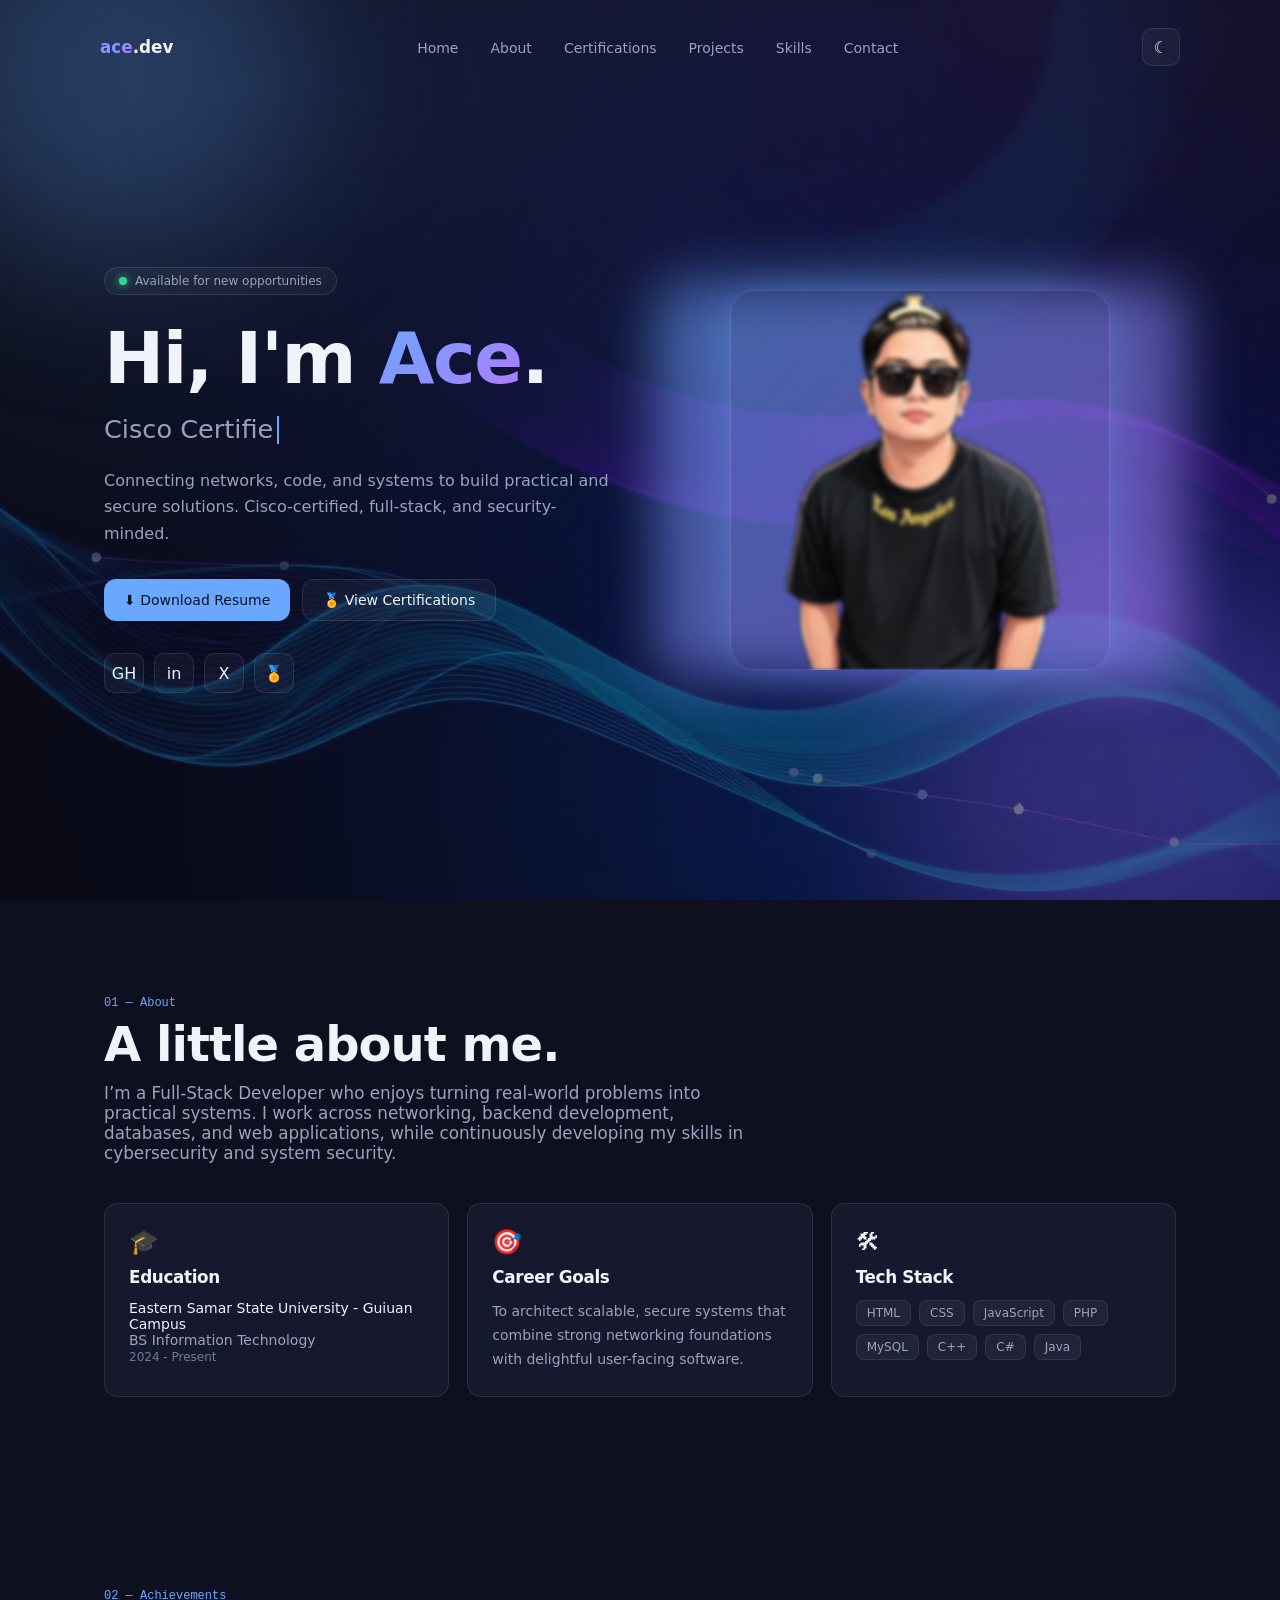
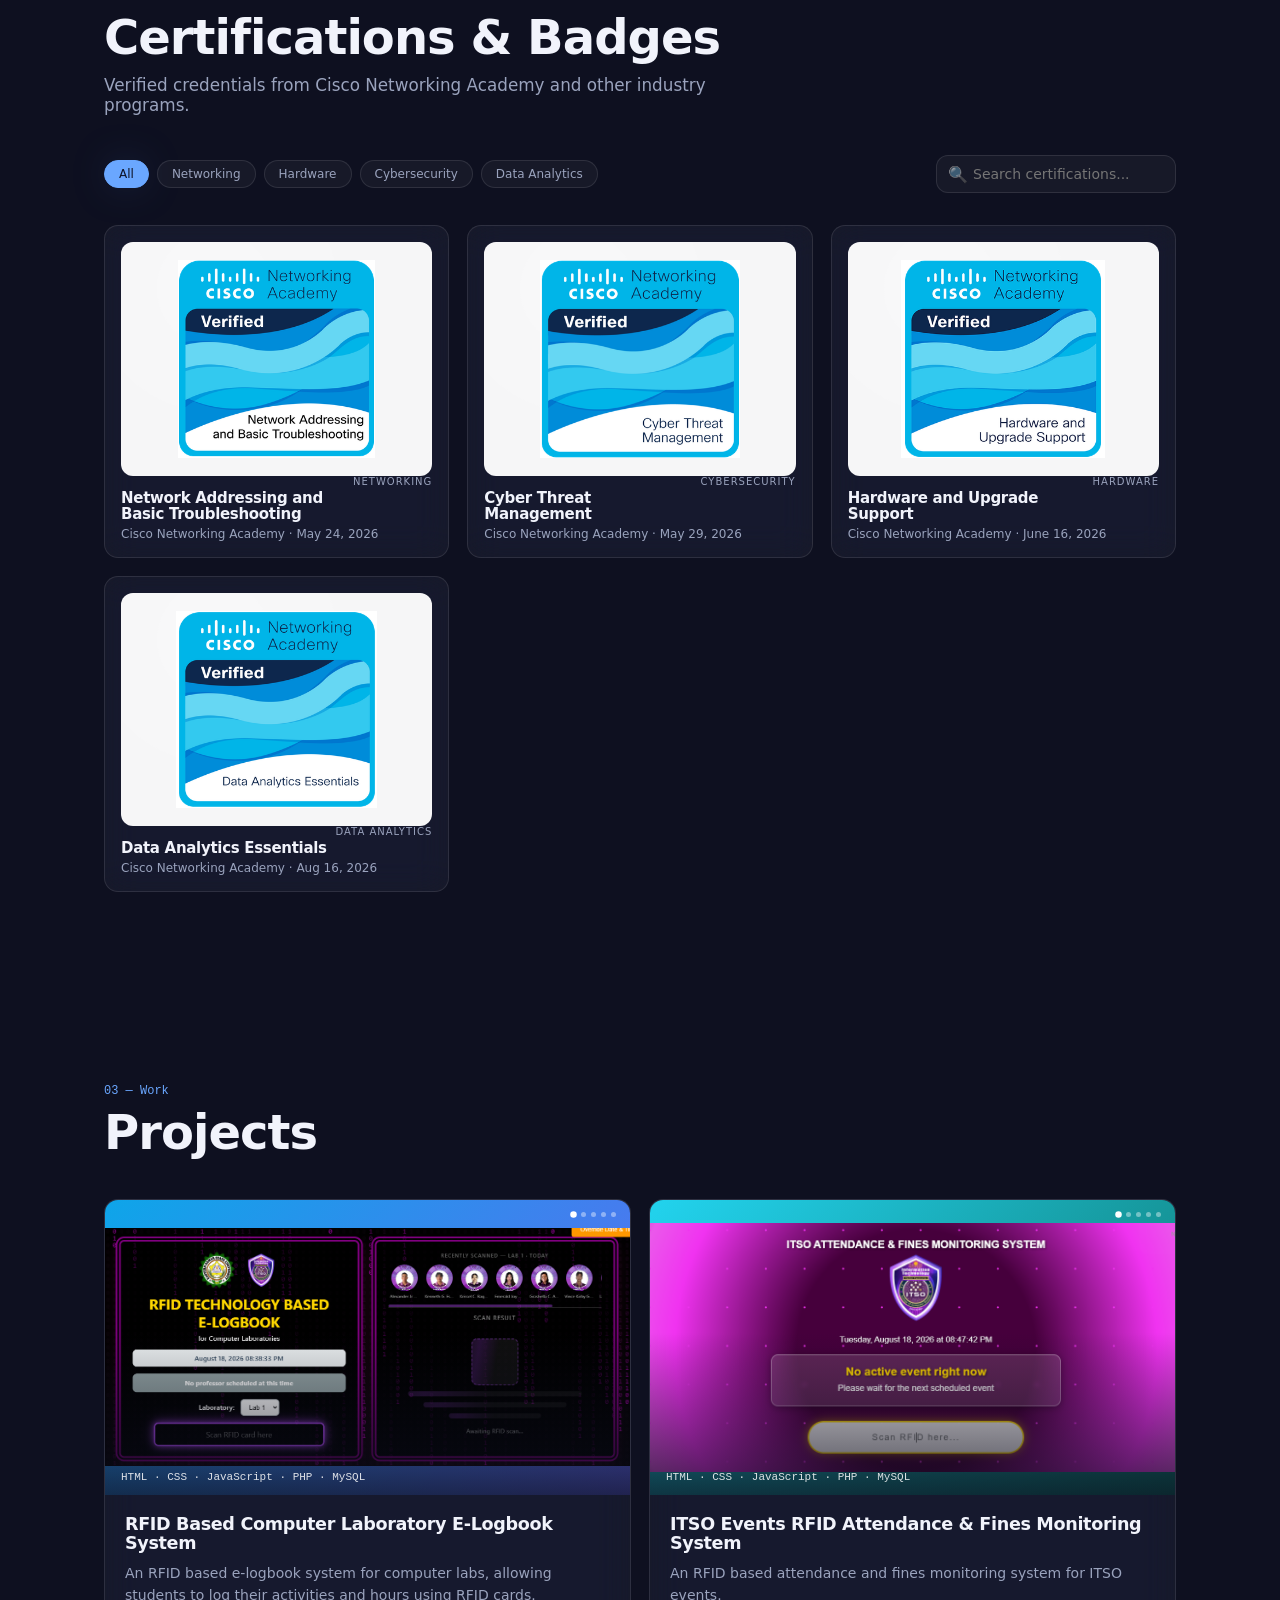
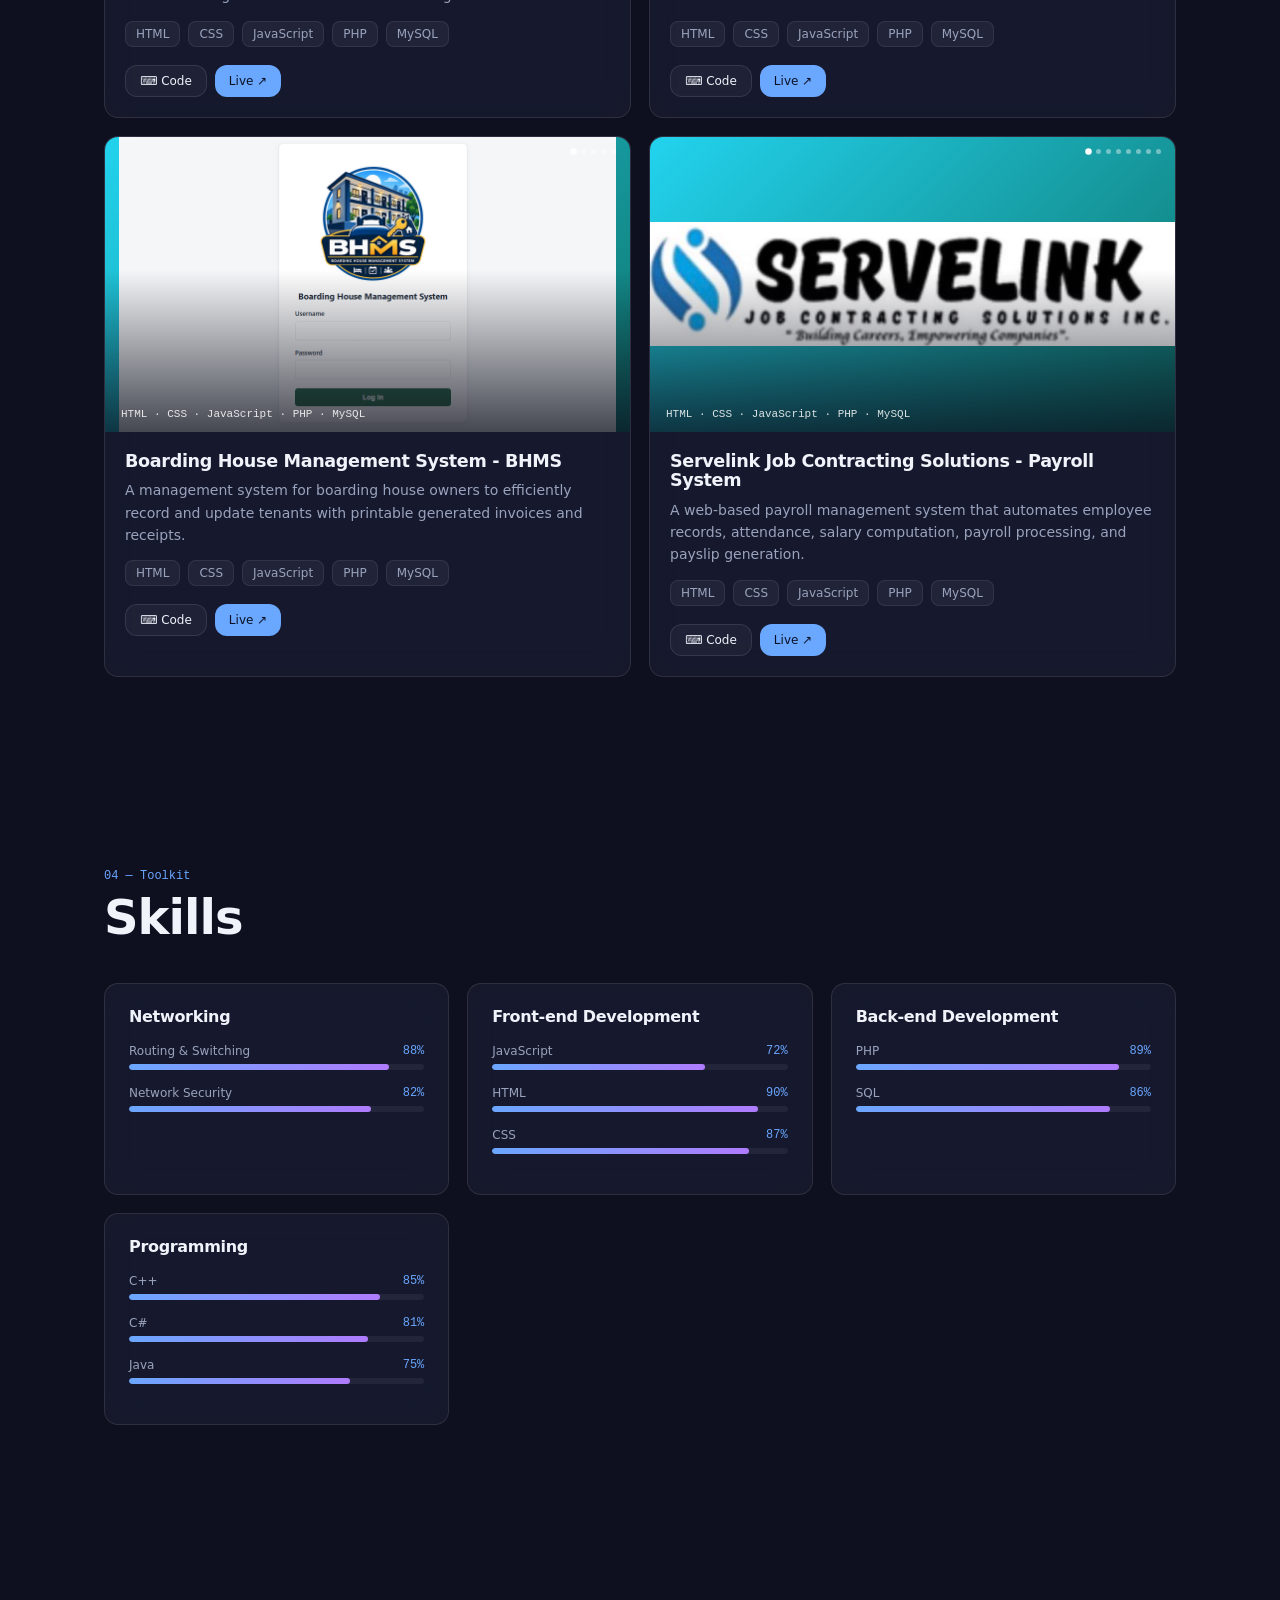
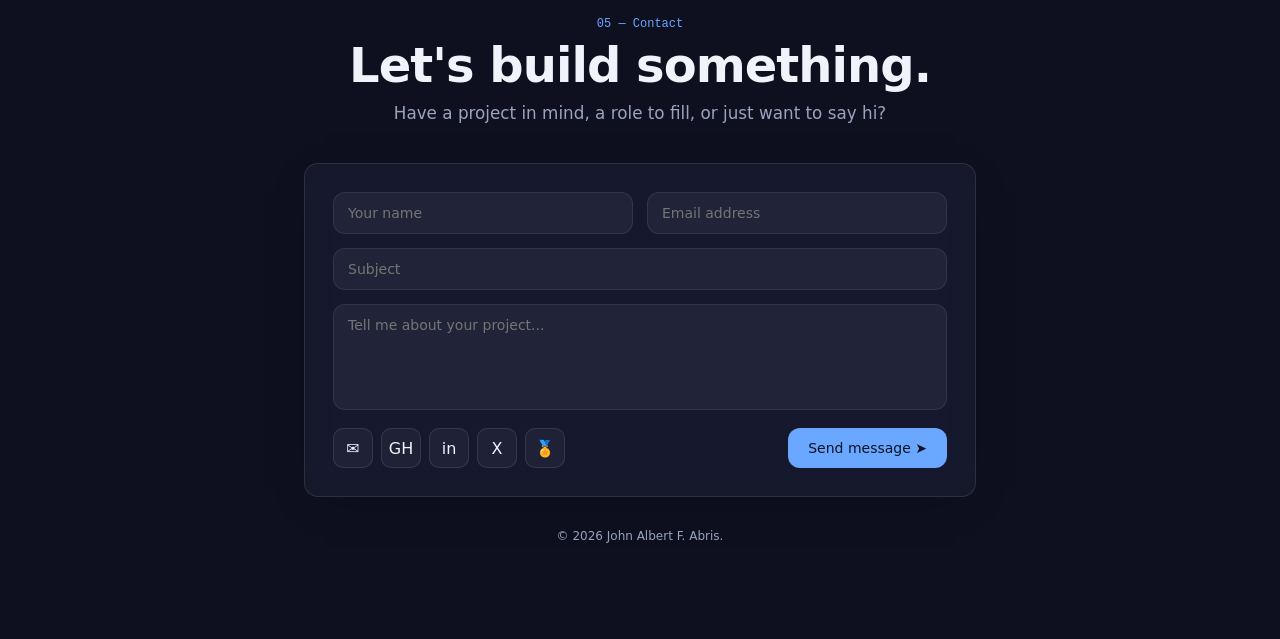
<file: index.html>
<!DOCTYPE html>
<html lang="en">
<head>
  <meta charset="UTF-8" />
  <meta name="viewport" content="width=device-width, initial-scale=1.0" />
  <title>John Albert F. Abris — Redirecting...</title>
  <link rel="canonical" href="https://aceabris.github.io/portfolio/ace.html" />
  <meta http-equiv="refresh" content="0; url=https://aceabris.github.io/portfolio/ace.html" />
  <script>
    window.location.replace("https://aceabris.github.io/portfolio/ace.html");
  </script>
  <style>
    body {
      margin: 0; height: 100vh;
      display: flex; align-items: center; justify-content: center;
      background: #0e1020; color: #f1f3fb;
      font-family: system-ui, sans-serif;
    }
    a { color: #6aa7ff; }
  </style>
</head>
<body>
  <p>Redirecting to <a href="https://aceabris.github.io/portfolio/ace.html">the portfolio</a>...</p>
</body>
</html>
</file>
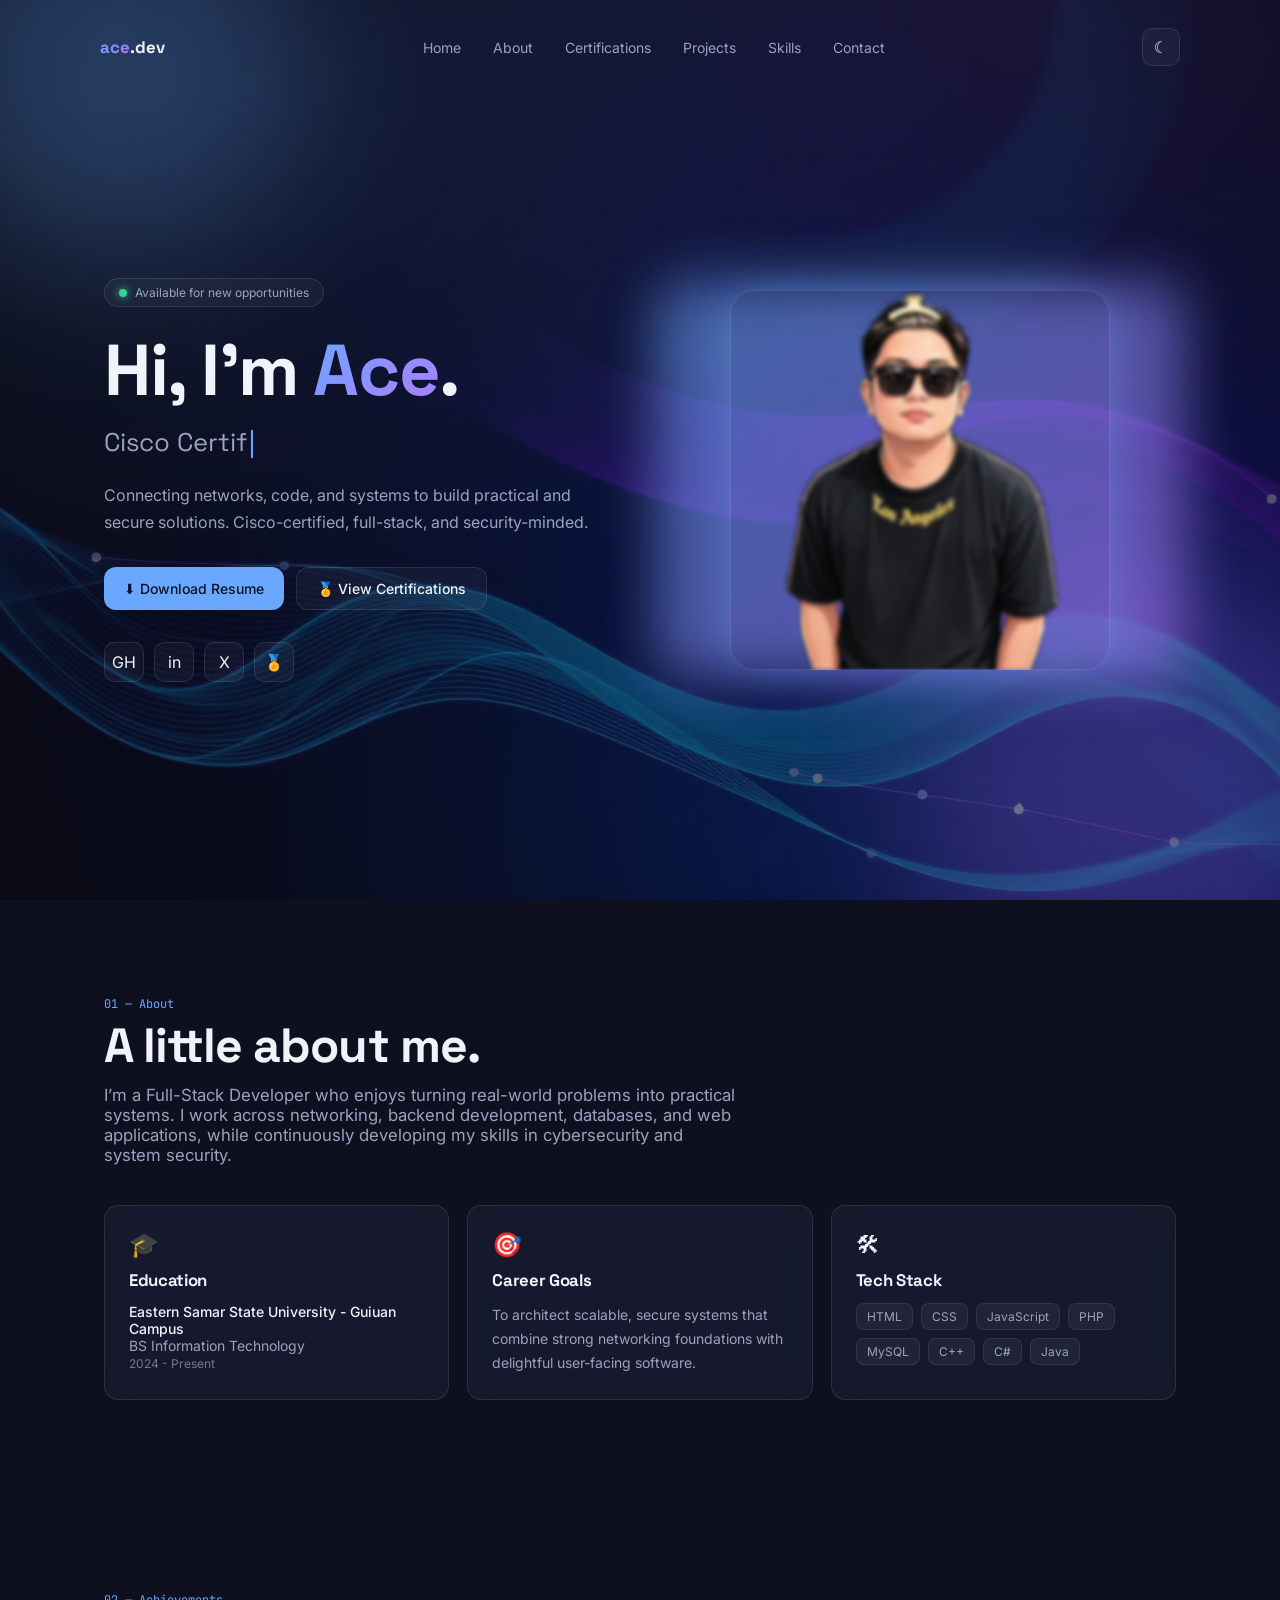
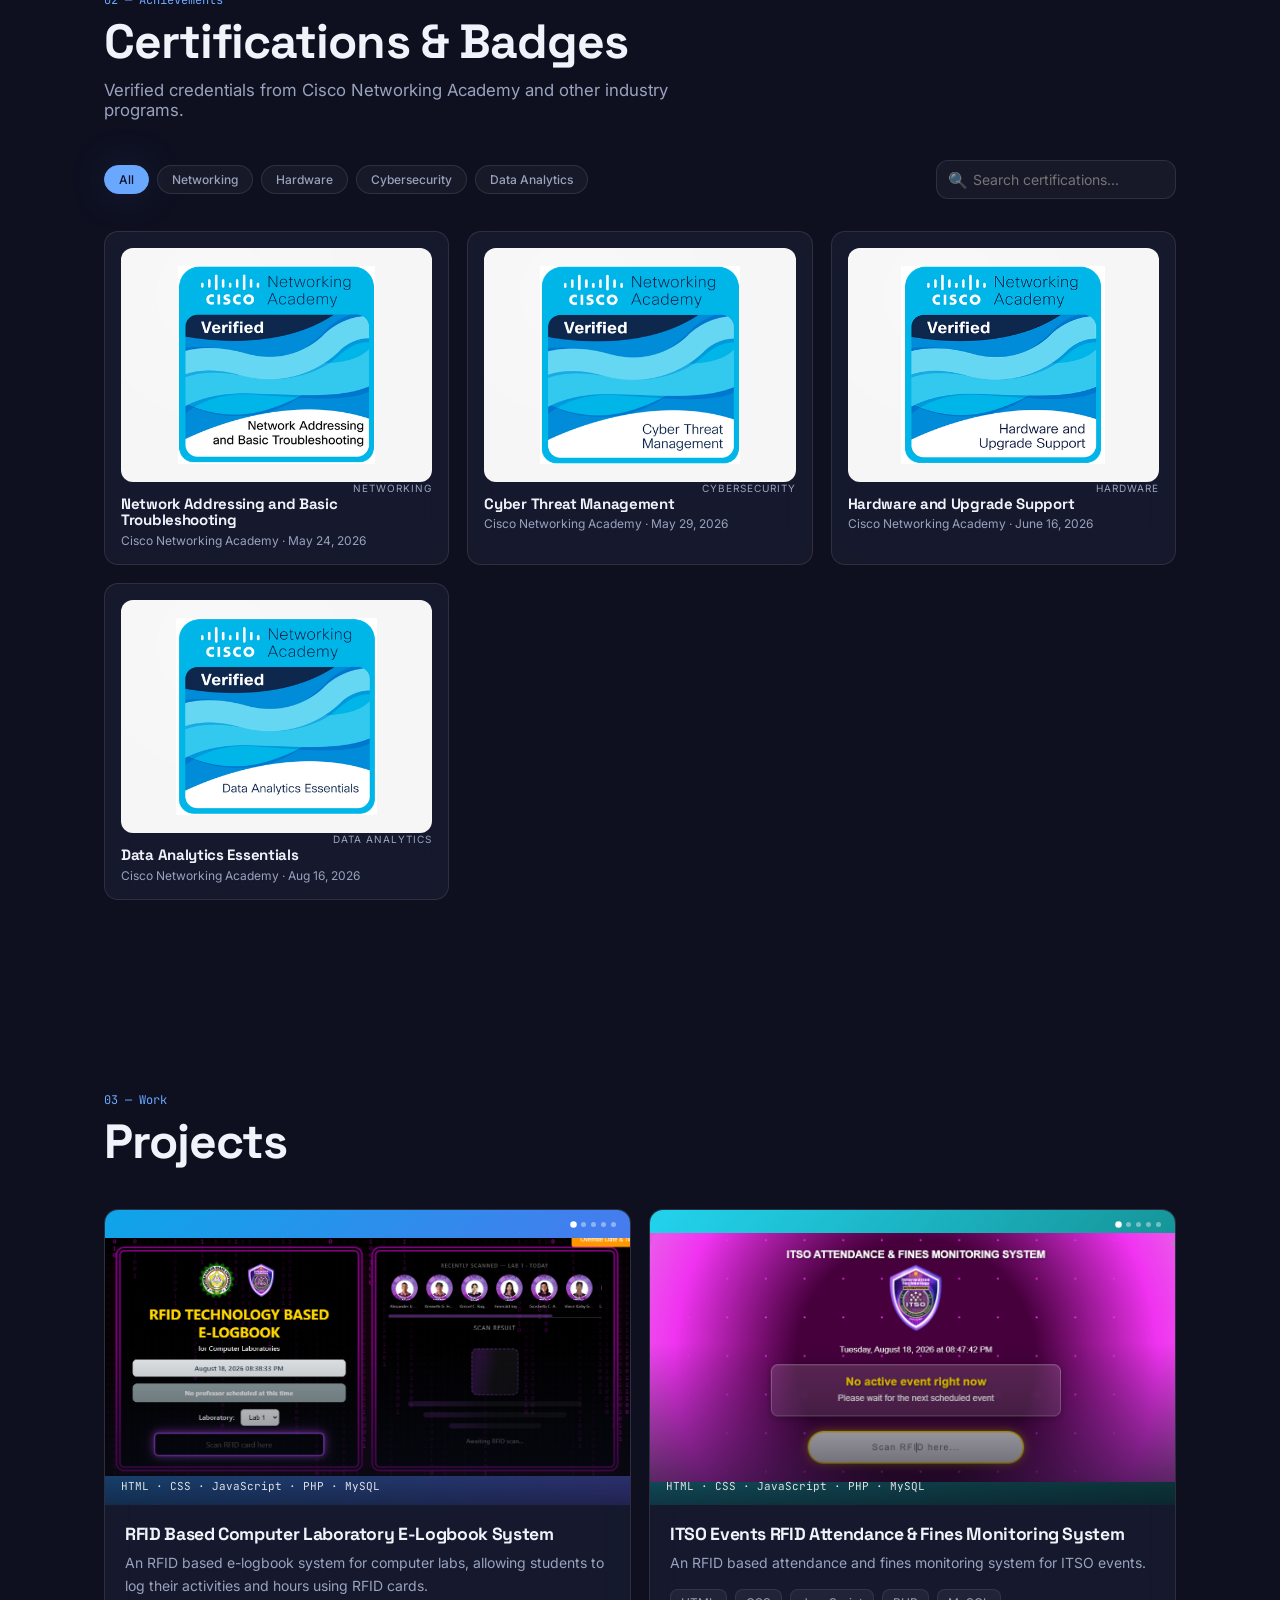
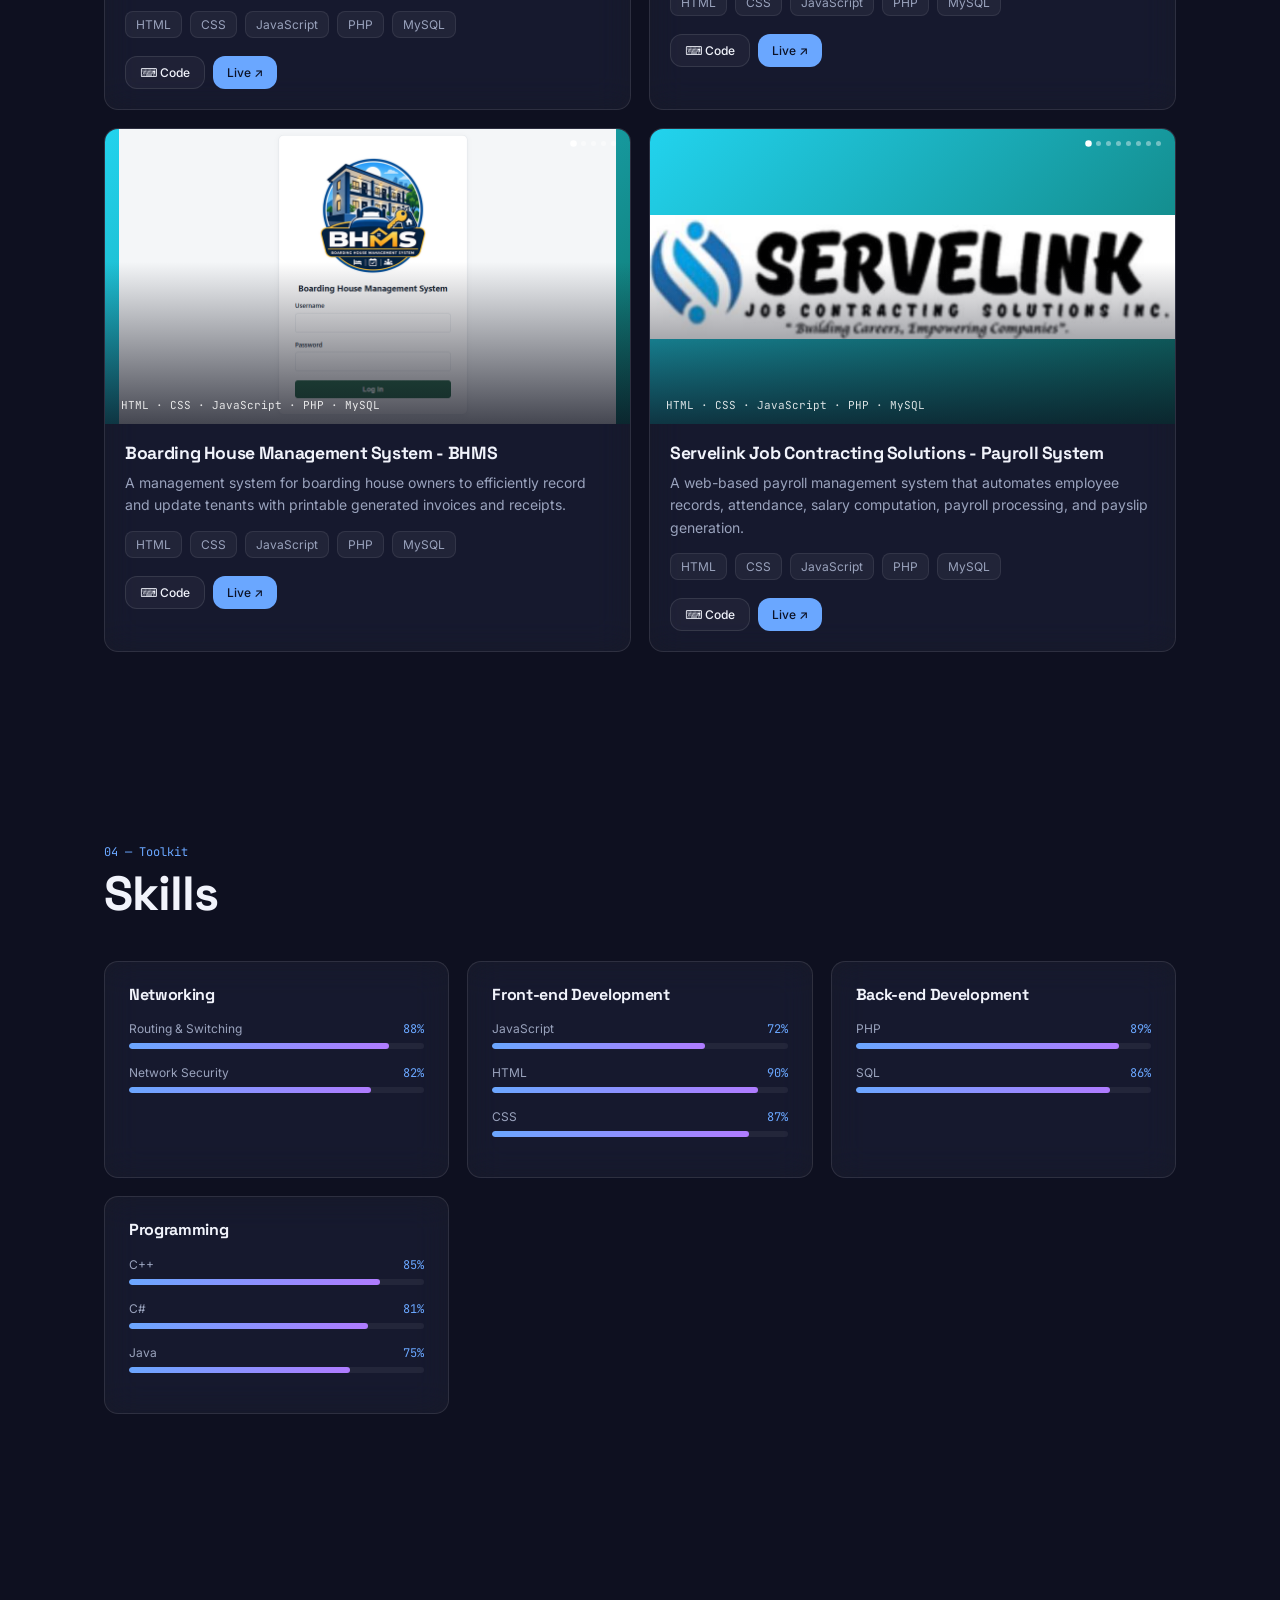
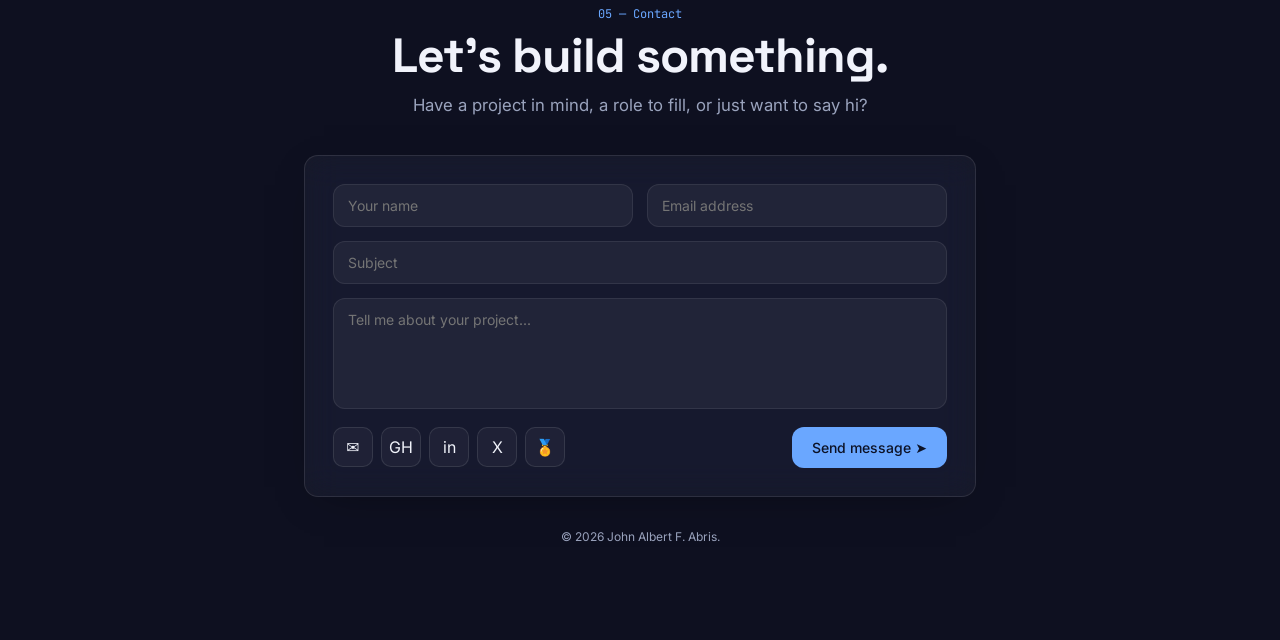
<file: ace.html>
<!DOCTYPE html>
<html lang="en">
<head>
  <meta charset="UTF-8" />
  <meta name="viewport" content="width=device-width, initial-scale=1.0" />
  <title>John Albert F. Abris — Developer & Cisco-Certified Cybersecurity Enthusiast</title>
  <meta name="description" content="Premium portfolio showcasing Cisco Networking Academy badges, certifications, projects, and technical achievements." />

  <!-- Fonts -->
  <link rel="preconnect" href="https://fonts.googleapis.com" />
  <link rel="preconnect" href="https://fonts.gstatic.com" crossorigin />
  <link href="https://fonts.googleapis.com/css2?family=Space+Grotesk:wght@500;600;700&family=Inter:wght@400;500;600&family=JetBrains+Mono:wght@400;500&display=swap" rel="stylesheet" />

  <!-- Libraries -->
  <link href="https://unpkg.com/aos@2.3.4/dist/aos.css" rel="stylesheet" />

  <link rel="stylesheet" href="css/styles.css" />

  <style>
    footer {
      text-align: center;
    }
  </style>
</head>
<body>
  <!-- Loader -->
  <div id="loader" class="loader">
    <div class="loader-ring"></div>
    <p class="loader-text">Loading</p>
  </div>

  <!-- Navbar -->
  <header id="navbar" class="navbar">
    <div class="nav-inner">
      <a href="#home" class="brand"><span class="text-gradient">ace</span>.dev</a>
      <nav>
        <ul class="nav-links" id="nav-links">
          <li><a href="#home">Home</a></li>
          <li><a href="#about">About</a></li>
          <li><a href="#certs">Certifications</a></li>
          <li><a href="#projects">Projects</a></li>
          <li><a href="#skills">Skills</a></li>
          <li><a href="#contact">Contact</a></li>
        </ul>
      </nav>
      <div class="nav-actions">
        <button id="theme-toggle" class="icon-btn" aria-label="Toggle theme">☾</button>
        <button id="menu-toggle" class="icon-btn menu-toggle" aria-label="Menu">☰</button>
      </div>
    </div>
  </header>

  <main>
    <!-- HERO -->
    <section id="home" class="hero">
      <div class="hero-bg"></div>
      <div class="blob blob-1"></div>
      <div class="blob blob-2"></div>

      <div class="container hero-grid">
        <div data-aos="fade-up">
          <span class="pill"><span class="dot"></span> Available for new opportunities</span>
          <h1 class="hero-title">Hi, I'm <span class="text-gradient">Ace</span>.</h1>
          <p class="hero-typed"><span id="typed"></span><span class="caret"></span></p>
          <p class="hero-tag" id="hero-tag"></p>

          <div class="hero-ctas">
            <a id="resume-btn" class="btn btn-primary" href="#" download>⬇ Download Resume</a>
            <a class="btn btn-glass" href="#certs">🏅 View Certifications</a>
          </div>

          <div class="hero-socials" id="hero-socials"></div>
        </div>

        <div class="profile-wrap" data-aos="fade-left">
          <div class="profile-glow"></div>
          <div class="profile-card no-select" data-protected>
            <div class="profile-img" id="profile-img"></div>
            <div class="profile-ring"></div>
          </div>
        </div>
      </div>
    </section>

    <!-- ABOUT -->
    <section id="about" class="section">
      <div class="container">
        <div data-aos="fade-up" class="section-head">
          <p class="eyebrow">01 — About</p>
          <h2>A little about me.</h2>
          <p class="lead" id="about-intro"></p>
        </div>

        <div class="grid-3">
          <div class="glass card" data-aos="fade-up">
            <div class="card-icon">🎓</div>
            <h3>Education</h3>
            <ul id="education-list" class="education"></ul>
          </div>
          <div class="glass card" data-aos="fade-up" data-aos-delay="100">
            <div class="card-icon">🎯</div>
            <h3>Career Goals</h3>
            <p class="muted small" id="goals"></p>
          </div>
          <div class="glass card" data-aos="fade-up" data-aos-delay="200">
            <div class="card-icon">🛠</div>
            <h3>Tech Stack</h3>
            <div id="stack" class="chips"></div>
          </div>
        </div>
      </div>
    </section>

    <!-- CERTIFICATIONS -->
    <section id="certs" class="section">
      <div class="container">
        <div data-aos="fade-up" class="section-head">
          <p class="eyebrow">02 — Achievements</p>
          <h2>Certifications &amp; Badges</h2>
          <p class="lead">Verified credentials from Cisco Networking Academy and other industry programs.</p>
        </div>

        <div class="cert-controls" data-aos="fade-up">
          <div id="cert-filters" class="filters"></div>
          <div class="search-wrap">
            <span class="search-icon">🔍</span>
            <input id="cert-search" type="text" placeholder="Search certifications..." />
          </div>
        </div>

        <div id="cert-grid" class="grid-3 cert-grid"></div>
      </div>
    </section>

    <!-- PROJECTS -->
    <section id="projects" class="section">
      <div class="container">
        <div data-aos="fade-up" class="section-head">
          <p class="eyebrow">03 — Work</p>
          <h2>Projects</h2>
        </div>
        <div id="project-grid" class="grid-2"></div>
      </div>
    </section>

    <!-- SKILLS -->
    <section id="skills" class="section">
      <div class="container">
        <div data-aos="fade-up" class="section-head">
          <p class="eyebrow">04 — Toolkit</p>
          <h2>Skills</h2>
        </div>
        <div id="skill-grid" class="grid-3"></div>
      </div>
    </section>

    <!-- CONTACT -->
    <section id="contact" class="section">
      <div class="container narrow">
        <div data-aos="fade-up" class="section-head center">
          <p class="eyebrow">05 — Contact</p>
          <h2>Let's build something.</h2>
          <p class="lead">Have a project in mind, a role to fill, or just want to say hi?</p>
        </div>

        <form id="contact-form" class="glass form" data-aos="fade-up">
          <div class="row-2">
            <input required name="name" placeholder="Your name" />
            <input required type="email" name="email" placeholder="Email address" />
          </div>
          <input name="subject" placeholder="Subject" />
          <textarea required rows="5" name="message" placeholder="Tell me about your project..."></textarea>
          <div class="form-actions">
            <div id="contact-socials" class="socials"></div>
            <button class="btn btn-primary" type="submit" id="submit-btn">Send message ➤</button>
          </div>
        </form>
        <p class="copyright" id="copyright"></p>
      </div>
    </section>
  </main>

  <!-- Lightbox modal -->
  <div id="modal" class="modal" hidden>
    <div class="modal-card glass" id="modal-card"></div>
  </div>

  <!-- Libraries -->
  <script src="https://unpkg.com/aos@2.3.4/dist/aos.js"></script>

  <!-- Data + app -->
  <script src="data/portfolio.js"></script>
  <script src="js/protection.js"></script>
  <script src="js/typed.js"></script>
  <script src="js/app.js"></script>

  <footer>
    </footer>
</body>
</html>
</file>
<file: css/styles.css>
/* =========================================================
   Design tokens
   ========================================================= */
:root {
  --bg: #0e1020;
  --fg: #f1f3fb;
  --muted: #9aa3bd;
  --card: #171a30;
  --border: rgba(255,255,255,0.08);
  --glass-bg: rgba(255,255,255,0.04);
  --glass-border: rgba(255,255,255,0.10);
  --primary: #6aa7ff;
  --primary-fg: #0c1226;
  --accent: #b07bff;
  --gradient: linear-gradient(135deg, #6aa7ff, #b07bff);
  --shadow-glow: 0 0 40px -10px rgba(106,167,255,0.55);
  --shadow-card: 0 10px 40px -20px rgba(0,0,0,0.5);
  --radius: 14px;
  --font-display: "Space Grotesk", system-ui, sans-serif;
  --font-body: "Inter", system-ui, sans-serif;
  --font-mono: "JetBrains Mono", ui-monospace, monospace;
}

html.light {
  --bg: #f6f7fb;
  --fg: #161a2c;
  --muted: #5a6178;
  --card: #ffffff;
  --border: rgba(20,25,45,0.10);
  --glass-bg: rgba(255,255,255,0.6);
  --glass-border: rgba(20,25,45,0.10);
  --primary-fg: #ffffff;
}

/* =========================================================
   Base
   ========================================================= */
* { box-sizing: border-box; margin: 0; padding: 0; }
html { scroll-behavior: smooth; }
body {
  font-family: var(--font-body);
  color: var(--fg);
  background: var(--bg);
  background-image:
    radial-gradient(at 20% 10%, rgba(106,167,255,0.18), transparent 50%),
    radial-gradient(at 80% 0%, rgba(176,123,255,0.15), transparent 50%),
    radial-gradient(at 60% 90%, rgba(0,200,255,0.10), transparent 55%);
  background-attachment: fixed;
  -webkit-font-smoothing: antialiased;
  overflow-x: hidden;
}
h1, h2, h3, h4 { font-family: var(--font-display); letter-spacing: -0.02em; line-height: 1.1; }
a { color: inherit; text-decoration: none; }
button { font-family: inherit; cursor: pointer; border: none; background: none; color: inherit; }
img { max-width: 100%; display: block; }

.container { max-width: 1120px; margin: 0 auto; padding: 0 24px; }
.container.narrow { max-width: 720px; }
.section { padding: 96px 0; }
.section-head { margin-bottom: 40px; }
.section-head.center { text-align: center; }
.section-head h2 { font-size: clamp(2rem, 4vw, 3rem); font-weight: 700; }
.eyebrow { font-family: var(--font-mono); font-size: 12px; color: var(--primary); margin-bottom: 8px; }
.lead { color: var(--muted); margin-top: 12px; font-size: 1.05rem; max-width: 640px; }
.section-head.center .lead { margin-left: auto; margin-right: auto; }
.muted { color: var(--muted); }
.small { font-size: 14px; line-height: 1.7; }

.text-gradient {
  background: var(--gradient);
  -webkit-background-clip: text; background-clip: text; color: transparent;
}

.glass {
  background: var(--glass-bg);
  backdrop-filter: blur(16px) saturate(140%);
  -webkit-backdrop-filter: blur(16px) saturate(140%);
  border: 1px solid var(--glass-border);
  border-radius: var(--radius);
}

.no-select { user-select: none; -webkit-user-select: none; -webkit-touch-callout: none; }

/* =========================================================
   Loader
   ========================================================= */
.loader {
  position: fixed; inset: 0; z-index: 100;
  display: grid; place-items: center;
  background: var(--bg);
  transition: opacity .5s ease, visibility .5s;
}
.loader.hidden { opacity: 0; visibility: hidden; }
.loader-ring {
  width: 56px; height: 56px; border-radius: 50%;
  border: 3px solid rgba(255,255,255,0.15);
  border-top-color: var(--primary);
  animation: spin .9s linear infinite;
}
.loader-text {
  margin-top: 14px; font-family: var(--font-mono); font-size: 11px;
  letter-spacing: .3em; color: var(--muted); text-transform: uppercase;
}
@keyframes spin { to { transform: rotate(360deg); } }

/* =========================================================
   Navbar
   ========================================================= */
.navbar {
  position: fixed; top: 0; left: 0; right: 0; z-index: 50;
  padding: 16px 0; transition: padding .3s ease;
}
.navbar.scrolled { padding: 8px 0; }
.nav-inner {
  max-width: 1120px; margin: 0 auto; padding: 12px 20px;
  display: flex; align-items: center; justify-content: space-between;
  transition: all .3s ease; border-radius: 16px;
}
.navbar.scrolled .nav-inner {
  background: var(--glass-bg); backdrop-filter: blur(16px);
  border: 1px solid var(--glass-border); box-shadow: var(--shadow-card);
  margin: 0 16px;
}
.brand { font-family: var(--font-display); font-weight: 700; font-size: 1.05rem; }
.nav-links { display: flex; gap: 4px; list-style: none; }
.nav-links a {
  padding: 8px 14px; font-size: 14px; color: var(--muted); border-radius: 10px;
  transition: all .2s;
}
.nav-links a:hover { color: var(--fg); background: rgba(255,255,255,0.05); }
.nav-actions { display: flex; gap: 8px; }
.icon-btn {
  width: 38px; height: 38px; display: grid; place-items: center;
  border-radius: 10px; background: var(--glass-bg); border: 1px solid var(--glass-border);
  font-size: 16px; transition: all .2s;
}
.icon-btn:hover { box-shadow: var(--shadow-glow); }
.menu-toggle { display: none; }

@media (max-width: 768px) {
  .nav-links {
    display: none; position: absolute; top: 100%; left: 16px; right: 16px;
    flex-direction: column; gap: 0; margin-top: 8px; padding: 8px;
    background: var(--glass-bg); backdrop-filter: blur(16px);
    border: 1px solid var(--glass-border); border-radius: 12px;
  }
  .nav-links.open { display: flex; }
  .menu-toggle { display: grid; }
}

/* =========================================================
   Hero
   ========================================================= */
.hero { position: relative; min-height: 100vh; display: flex; align-items: center; padding: 140px 0 80px; overflow: hidden; }
.hero-bg {
  position: absolute; inset: 0; z-index: -1; opacity: .35;
  background-image: url('../assets/hero-bg.jpg');
  background-size: cover; background-position: center;
}
.blob { position: absolute; border-radius: 50%; filter: blur(80px); z-index: -1; animation: float 12s ease-in-out infinite; }
.blob-1 { top: -120px; left: -80px; width: 380px; height: 380px; background: rgba(106,167,255,0.25); }
.blob-2 { bottom: -120px; right: -80px; width: 460px; height: 460px; background: rgba(176,123,255,0.22); animation-delay: -6s; }
@keyframes float { 0%,100% { transform: translate(0,0) scale(1); } 50% { transform: translate(20px,-30px) scale(1.05); } }

.hero-grid { display: grid; grid-template-columns: 1fr 1fr; gap: 48px; align-items: center; }
@media (max-width: 860px) { .hero-grid { grid-template-columns: 1fr; } }

.pill {
  display: inline-flex; align-items: center; gap: 8px;
  padding: 6px 14px; border-radius: 999px;
  background: var(--glass-bg); border: 1px solid var(--glass-border);
  font-size: 12px; color: var(--muted); margin-bottom: 24px;
}
.dot { width: 8px; height: 8px; border-radius: 50%; background: #34d399; box-shadow: 0 0 8px #34d399; animation: pulse 2s ease-in-out infinite; }
@keyframes pulse { 50% { opacity: .5; } }

.hero-title { font-size: clamp(2.5rem, 6vw, 4.5rem); font-weight: 700; }
.hero-typed { font-family: var(--font-display); font-size: clamp(1.2rem, 3vw, 1.6rem); color: var(--muted); margin-top: 16px; }
.caret { display: inline-block; width: 2px; height: 1.1em; background: var(--primary); margin-left: 4px; vertical-align: text-bottom; animation: blink 1s steps(1) infinite; }
@keyframes blink { 50% { opacity: 0; } }
.hero-tag { margin-top: 24px; color: var(--muted); max-width: 540px; line-height: 1.65; }

.hero-ctas { display: flex; flex-wrap: wrap; gap: 12px; margin-top: 32px; }
.btn {
  display: inline-flex; align-items: center; gap: 8px;
  padding: 12px 20px; border-radius: 12px; font-weight: 500; font-size: 14px;
  transition: all .2s; cursor: pointer;
}
.btn-primary { background: var(--primary); color: var(--primary-fg); }
.btn-primary:hover { box-shadow: var(--shadow-glow); transform: translateY(-1px); }
.btn-glass { background: var(--glass-bg); border: 1px solid var(--glass-border); }
.btn-glass:hover { background: rgba(255,255,255,0.08); }

.hero-socials { display: flex; gap: 10px; margin-top: 32px; }
.social-link {
  width: 40px; height: 40px; display: grid; place-items: center;
  border-radius: 10px; background: var(--glass-bg); border: 1px solid var(--glass-border);
  transition: all .2s;
}
.social-link:hover { box-shadow: var(--shadow-glow); transform: translateY(-2px); }

.profile-wrap { display: flex; justify-content: center; position: relative; }
.profile-glow {
  position: absolute; inset: -8px; border-radius: 28px;
  background: var(--gradient); filter: blur(28px); opacity: .55; z-index: -1;
}
.profile-card {
  position: relative; width: 320px; height: 320px; border-radius: 24px; overflow: hidden;
  box-shadow: var(--shadow-glow);
}
@media (min-width: 640px) { .profile-card { width: 380px; height: 380px; } }
/* Image displayed as CSS background to deter direct saving */
.profile-img {
  width: 100%; height: 100%;
  background-image: url('../assets/profile.png');
  background-size: cover; background-position: center;
  filter: blur(2px); transition: filter .35s ease;
}
.profile-card:hover .profile-img { filter: blur(0); }
.profile-ring { position: absolute; inset: 0; border-radius: 24px; box-shadow: inset 0 0 0 1px rgba(255,255,255,0.12); pointer-events: none; }

/* =========================================================
   Cards / grids
   ========================================================= */
.grid-3 { display: grid; grid-template-columns: repeat(3, 1fr); gap: 18px; }
.grid-2 { display: grid; grid-template-columns: repeat(2, 1fr); gap: 18px; }
@media (max-width: 900px) { .grid-3 { grid-template-columns: repeat(2, 1fr); } }
@media (max-width: 640px) { .grid-3, .grid-2 { grid-template-columns: 1fr; } }

.card { padding: 24px; transition: all .25s; }
.card:hover { box-shadow: var(--shadow-glow); transform: translateY(-3px); }
.card-icon { font-size: 24px; margin-bottom: 12px; }
.card h3 { font-size: 1.05rem; margin-bottom: 14px; }
.education { list-style: none; display: flex; flex-direction: column; gap: 12px; font-size: 14px; }
.education li p:first-child { font-weight: 500; }
.education li p { color: var(--muted); }
.education li p:first-child { color: var(--fg); }
.education li p:last-child { font-size: 12px; opacity: .7; margin-top: 2px; }

.chips { display: flex; flex-wrap: wrap; gap: 8px; }
.chip {
  padding: 5px 10px; border-radius: 8px; font-size: 12px;
  background: rgba(255,255,255,0.05); border: 1px solid var(--border);
  color: var(--muted);
}

/* =========================================================
   Certifications
   ========================================================= */
.cert-controls { display: flex; flex-wrap: wrap; gap: 14px; align-items: center; margin-bottom: 32px; }
.filters { display: flex; flex-wrap: wrap; gap: 8px; }
.filter-btn {
  padding: 6px 14px; border-radius: 999px; font-size: 12px; font-weight: 500;
  background: var(--glass-bg); border: 1px solid var(--glass-border); color: var(--muted);
  transition: all .2s;
}
.filter-btn:hover { color: var(--fg); }
.filter-btn.active { background: var(--primary); color: var(--primary-fg); border-color: var(--primary); box-shadow: var(--shadow-glow); }

.search-wrap { position: relative; margin-left: auto; }
.search-wrap input {
  background: var(--glass-bg); border: 1px solid var(--glass-border); color: var(--fg);
  padding: 10px 14px 10px 36px; border-radius: 12px; font-size: 14px; width: 240px;
  font-family: inherit; outline: none;
}
.search-wrap input:focus { box-shadow: 0 0 0 3px rgba(106,167,255,0.25); }
.search-icon { position: absolute; left: 12px; top: 50%; transform: translateY(-50%); opacity: .6; }

.cert-card {
  text-align: left; padding: 16px; cursor: pointer;
  transition: all .25s;
}
.cert-card:hover { box-shadow: var(--shadow-glow); transform: translateY(-4px); }
.cert-card .badge-wrap { position: relative; aspect-ratio: 4/3; border-radius: 12px; overflow: hidden; }
.cert-card h3 { font-size: 15px; margin-top: 14px; transition: color .2s; }
.cert-card:hover h3 { color: var(--primary); }
.cert-meta { font-size: 12px; color: var(--muted); margin-top: 4px; }
.cert-cat { font-size: 10px; text-transform: uppercase; letter-spacing: .1em; color: var(--muted); }
.cert-head { display: flex; justify-content: space-between; gap: 8px; }

/* Badge artwork */
.badge {
  position: relative; width: 100%; height: 100%;
  display: grid; place-items: center; color: #fff;
  overflow: hidden;
}
.badge::before {
  content: ""; position: absolute; inset: 0;
  background: radial-gradient(circle at 30% 20%, rgba(255,255,255,0.28), transparent 60%);
}
.badge-inner { position: relative; text-align: center; filter: blur(1px); transition: filter .35s; }
.badge:hover .badge-inner { filter: blur(0); }
.badge-icon { font-size: 32px; }
.badge-label { font-family: var(--font-display); font-size: 22px; font-weight: 700; margin-top: 4px; }
.badge-issuer { font-size: 9px; letter-spacing: .3em; margin-top: 4px; opacity: .8; text-transform: uppercase; }
.badge.has-image {
  background: rgba(255,255,255,0.04) !important;
}
.badge-image {
  position: absolute;
  inset: 0;
  z-index: 1;
  width: 100%;
  height: 100%;
  padding: 18px;
  object-fit: contain;
  background: rgba(255,255,255,0.96);
}
.badge.has-image .badge-inner,
.badge.has-image .watermark {
  display: none;
}
.badge.has-image.image-missing .badge-inner,
.badge.has-image.image-missing .watermark {
  display: block;
}
.badge.has-image.image-missing .watermark {
  display: grid;
}
.badge.has-image.image-missing .badge-image {
  display: none;
}
.watermark {
  position: absolute; inset: 0; display: grid; place-items: center;
  font-family: var(--font-mono); font-size: 10px; letter-spacing: .3em;
  color: rgba(255,255,255,0.16); text-transform: uppercase;
  transform: rotate(-20deg); pointer-events: none;
}
/* Transparent overlay deters easy right-click-save on badge */
.badge-shield { position: absolute; inset: 0; z-index: 3; cursor: zoom-in; }

.empty { grid-column: 1/-1; text-align: center; padding: 60px 0; color: var(--muted); }

/* Modal */
.modal {
  position: fixed; inset: 0; z-index: 60;
  background: rgba(0,0,0,0.7); backdrop-filter: blur(6px);
  display: grid; place-items: center; padding: 20px;
  animation: fade .25s ease;
}
@keyframes fade { from { opacity: 0; } }
.modal[hidden] { display: none; }
.modal-card { max-width: 640px; width: 100%; padding: 28px; position: relative; box-shadow: var(--shadow-glow); }
.modal-close {
  position: absolute; top: 14px; right: 14px;
  width: 34px; height: 34px; border-radius: 10px;
  display: grid; place-items: center; font-size: 18px;
  background: transparent; transition: background .2s;
}
.modal-close:hover { background: rgba(255,255,255,0.1); }
.modal-grid { display: grid; grid-template-columns: 1fr 1.3fr; gap: 24px; align-items: center; }
@media (max-width: 600px) { .modal-grid { grid-template-columns: 1fr; } }
.modal-preview { aspect-ratio: 4/3; border-radius: 12px; overflow: hidden; position: relative; }

/* =========================================================
   Projects
   ========================================================= */
.project-card {
  overflow: hidden; transition: all .25s;
}
.project-card:hover { box-shadow: var(--shadow-glow); transform: translateY(-4px); }
.project-thumb {
  aspect-ratio: 16 / 9; position: relative; overflow: hidden;
}
.project-thumb::before {
  content: ""; position: absolute; inset: 0;
  background: radial-gradient(circle at 70% 30%, rgba(255,255,255,0.25), transparent 60%);
}
.project-thumb-tech {
  position: absolute; bottom: 12px; left: 16px; z-index: 2;
  font-family: var(--font-mono); font-size: 11px; color: rgba(255,255,255,0.85);
}

/* Screenshot slideshow */
.thumb-slide {
  position: absolute; inset: 0;
  background-size: contain; background-position: center;
  background-repeat: no-repeat;
  opacity: 0; transition: opacity .8s ease;
}
.thumb-slide.active { opacity: 1; }
.project-thumb.has-shots::before { display: none; } /* photos replace the gradient sheen */
.thumb-fade {
  position: absolute; inset: 0;
  background: linear-gradient(to top, rgba(10,12,25,0.75), transparent 55%);
  pointer-events: none;
}
.thumb-dots {
  position: absolute; top: 12px; right: 14px; z-index: 2;
  display: flex; gap: 5px;
}
.thumb-dots span {
  width: 5px; height: 5px; border-radius: 50%;
  background: rgba(255,255,255,0.4);
  transition: background .2s, transform .2s;
}
.thumb-dots span.active { background: #fff; transform: scale(1.3); }
@media (max-width: 640px) {
  .thumb-dots span { width: 7px; height: 7px; }
}
.project-body { padding: 20px; }
.project-body h3 { font-size: 1.1rem; transition: color .2s; }
.project-card:hover .project-body h3 { color: var(--primary); }
.project-desc { color: var(--muted); font-size: 14px; margin-top: 8px; line-height: 1.6; }
.project-actions { display: flex; gap: 8px; margin-top: 18px; }
.project-actions .btn { padding: 8px 14px; font-size: 12px; }

/* =========================================================
   Skills
   ========================================================= */
.skill-group { padding: 24px; }
.skill-group h3 { font-size: 1rem; margin-bottom: 18px; }
.skill { margin-bottom: 16px; }
.skill-head { display: flex; justify-content: space-between; font-size: 12px; margin-bottom: 6px; }
.skill-name { color: var(--muted); }
.skill-level { font-family: var(--font-mono); color: var(--primary); }
.skill-bar {
  height: 6px; border-radius: 999px; background: rgba(255,255,255,0.06); overflow: hidden;
}
.skill-fill {
  display: block; height: 100%; width: 0; border-radius: 999px;
  background: var(--gradient);
  transition: width 1.2s cubic-bezier(.2,.7,.2,1);
}

/* =========================================================
   Contact form
   ========================================================= */
.form { padding: 28px; display: flex; flex-direction: column; gap: 14px; box-shadow: var(--shadow-card); }
.row-2 { display: grid; grid-template-columns: 1fr 1fr; gap: 14px; }
@media (max-width: 600px) { .row-2 { grid-template-columns: 1fr; } }
.form input, .form textarea {
  background: rgba(255,255,255,0.05); border: 1px solid var(--border); color: var(--fg);
  padding: 12px 14px; border-radius: 12px; font-family: inherit; font-size: 14px;
  outline: none; resize: none;
}
.form input:focus, .form textarea:focus { box-shadow: 0 0 0 3px rgba(106,167,255,0.25); }
.form-actions { display: flex; flex-wrap: wrap; justify-content: space-between; align-items: center; gap: 12px; margin-top: 4px; }
.socials { display: flex; gap: 8px; }
.copyright { text-align: center; color: var(--muted); font-size: 12px; margin-top: 32px; }
</file>
